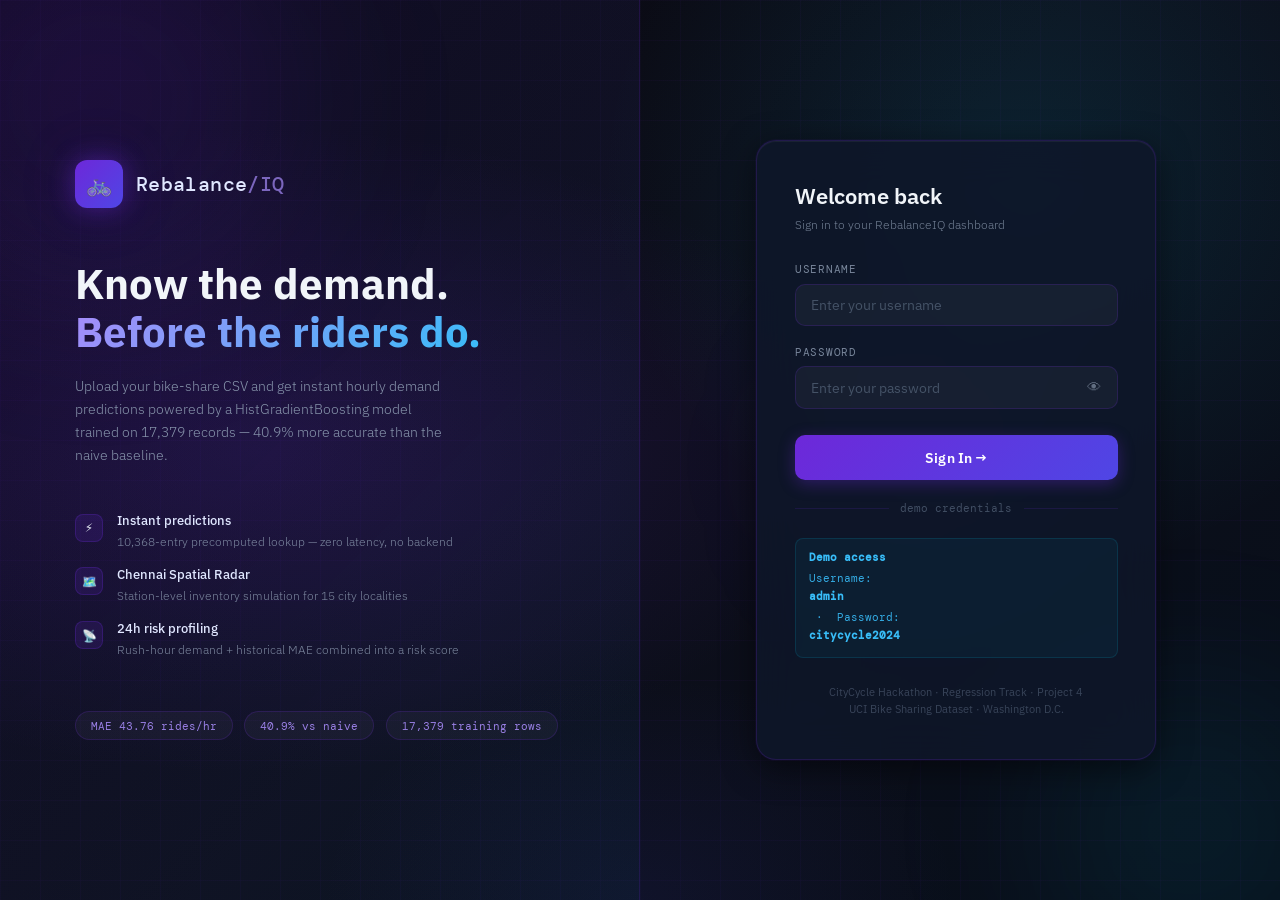
<file: public/login.html>
<!DOCTYPE html>
<html lang="en">
<head>
<meta charset="UTF-8" />
<meta name="viewport" content="width=device-width, initial-scale=1.0" />
<title>RebalanceIQ — Sign In</title>
<meta name="description" content="Sign in to RebalanceIQ — Bike-share demand forecasting dashboard." />
<link rel="preconnect" href="https://fonts.googleapis.com" />
<link rel="preconnect" href="https://fonts.gstatic.com" crossorigin />
<link href="https://fonts.googleapis.com/css2?family=DM+Mono:wght@300;400;500&family=IBM+Plex+Sans:wght@300;400;500;600;700&display=swap" rel="stylesheet" />
<style>
/* ── Reset ── */
*,*::before,*::after{box-sizing:border-box;margin:0;padding:0}
html{font-size:15px;height:100%}

body{
  font-family:'IBM Plex Sans',system-ui,sans-serif;
  min-height:100vh;
  display:flex;
  background:#07080f;
  color:#e2e8f0;
  overflow:hidden;
}

/* ── Animated background ── */
.bg-canvas{
  position:fixed;inset:0;z-index:0;
  background:radial-gradient(ellipse 80% 60% at 20% 50%, rgba(109,40,217,0.18) 0%, transparent 60%),
             radial-gradient(ellipse 60% 80% at 80% 20%, rgba(6,182,212,0.12) 0%, transparent 55%),
             radial-gradient(ellipse 50% 50% at 50% 100%, rgba(79,70,229,0.08) 0%, transparent 50%),
             linear-gradient(135deg,#07080f 0%,#0d0e1a 50%,#080f1a 100%);
  animation:bgPulse 8s ease-in-out infinite alternate;
}

@keyframes bgPulse{
  from{opacity:1}
  to{opacity:0.85}
}

/* Floating orbs */
.orb{
  position:fixed;border-radius:50%;filter:blur(80px);
  animation:float 12s ease-in-out infinite alternate;
  pointer-events:none;z-index:0;
}
.orb-1{width:400px;height:400px;background:rgba(109,40,217,0.12);top:-100px;left:-100px;animation-delay:0s}
.orb-2{width:300px;height:300px;background:rgba(6,182,212,0.08);bottom:-80px;right:-60px;animation-delay:3s}
.orb-3{width:200px;height:200px;background:rgba(79,70,229,0.1);top:40%;right:20%;animation-delay:6s}

@keyframes float{
  from{transform:translate(0,0) scale(1)}
  to{transform:translate(30px,20px) scale(1.05)}
}

/* Grid pattern overlay */
.grid-overlay{
  position:fixed;inset:0;z-index:0;
  background-image:
    linear-gradient(rgba(109,40,217,0.04) 1px, transparent 1px),
    linear-gradient(90deg, rgba(109,40,217,0.04) 1px, transparent 1px);
  background-size:40px 40px;
  pointer-events:none;
}

/* ── Layout ── */
.login-layout{
  position:relative;z-index:10;
  display:grid;
  grid-template-columns:1fr 1fr;
  min-height:100vh;
  width:100%;
  animation:fadeIn 0.6s ease both;
}

@keyframes fadeIn{
  from{opacity:0;transform:translateY(16px)}
  to{opacity:1;transform:translateY(0)}
}

/* ── Left panel ── */
.left-panel{
  display:flex;
  flex-direction:column;
  justify-content:center;
  padding:4rem 4rem 4rem 5rem;
  position:relative;
  overflow:hidden;
}

.left-panel::before{
  content:'';
  position:absolute;inset:0;
  background:linear-gradient(135deg,rgba(109,40,217,0.1) 0%,rgba(6,182,212,0.04) 100%);
  border-right:1px solid rgba(109,40,217,0.15);
}

.brand{
  display:flex;align-items:center;gap:0.85rem;
  margin-bottom:3.5rem;
  position:relative;
}

.brand-mark{
  width:48px;height:48px;
  background:linear-gradient(135deg,#6d28d9,#4f46e5);
  border-radius:12px;
  display:flex;align-items:center;justify-content:center;
  font-size:1.4rem;
  box-shadow:0 0 24px rgba(109,40,217,0.45),0 0 60px rgba(109,40,217,0.2);
  flex-shrink:0;
}

.brand-name{
  font-family:'DM Mono',monospace;
  font-size:1.35rem;
  font-weight:500;
  color:#e0e7ff;
  letter-spacing:0.02em;
}
.brand-name span{color:rgba(167,139,250,0.7)}

.left-headline{
  font-size:2.8rem;
  font-weight:700;
  line-height:1.15;
  color:#f1f5f9;
  margin-bottom:1.25rem;
  position:relative;
}

.left-headline em{
  font-style:normal;
  background:linear-gradient(135deg,#a78bfa,#38bdf8);
  -webkit-background-clip:text;
  -webkit-text-fill-color:transparent;
  background-clip:text;
}

.left-sub{
  font-size:0.9rem;
  color:rgba(148,163,184,0.9);
  line-height:1.7;
  font-weight:300;
  max-width:380px;
  margin-bottom:3rem;
  position:relative;
}

.features{
  display:flex;flex-direction:column;gap:1rem;
  position:relative;
}

.feature-item{
  display:flex;align-items:flex-start;gap:0.9rem;
}

.feature-icon{
  width:28px;height:28px;border-radius:8px;
  background:rgba(109,40,217,0.15);
  border:1px solid rgba(109,40,217,0.25);
  display:flex;align-items:center;justify-content:center;
  font-size:0.8rem;flex-shrink:0;
  margin-top:0.1rem;
}

.feature-text strong{
  display:block;font-size:0.87rem;font-weight:500;color:#e0e7ff;margin-bottom:0.15rem;
}
.feature-text span{
  font-size:0.78rem;color:rgba(148,163,184,0.8);font-weight:300;line-height:1.5;
}

/* Floating stat pills */
.stat-pills{
  display:flex;gap:0.75rem;margin-top:3.5rem;flex-wrap:wrap;
  position:relative;
}

.stat-pill{
  background:rgba(255,255,255,0.04);
  border:1px solid rgba(109,40,217,0.2);
  border-radius:20px;
  padding:0.45rem 1rem;
  font-family:'DM Mono',monospace;
  font-size:0.72rem;
  color:rgba(167,139,250,0.9);
}

/* ── Right panel (login card) ── */
.right-panel{
  display:flex;
  align-items:center;
  justify-content:center;
  padding:3rem 4rem 3rem 3.5rem;
  position:relative;
}

.login-card{
  width:100%;
  max-width:400px;
  background:rgba(15,23,42,0.85);
  border:1px solid rgba(109,40,217,0.2);
  border-radius:20px;
  padding:2.75rem 2.5rem;
  box-shadow:0 8px 32px rgba(0,0,0,0.5),0 0 0 1px rgba(109,40,217,0.08),inset 0 1px 0 rgba(255,255,255,0.05);
  backdrop-filter:blur(20px);
  animation:cardIn 0.7s cubic-bezier(.22,.6,.36,1) both;
}

@keyframes cardIn{
  from{opacity:0;transform:translateY(20px) scale(0.98)}
  to{opacity:1;transform:translateY(0) scale(1)}
}

.card-header{
  margin-bottom:2rem;
}

.card-title{
  font-size:1.45rem;
  font-weight:600;
  color:#f1f5f9;
  margin-bottom:0.4rem;
}

.card-sub{
  font-size:0.82rem;
  color:rgba(148,163,184,0.75);
  font-weight:300;
}

/* Form */
.form-group{
  margin-bottom:1.25rem;
}

.form-label{
  display:block;
  font-size:0.73rem;
  font-family:'DM Mono',monospace;
  letter-spacing:0.07em;
  text-transform:uppercase;
  color:rgba(148,163,184,0.8);
  margin-bottom:0.5rem;
}

.input-wrap{
  position:relative;
}

.form-input{
  width:100%;
  padding:0.75rem 1rem;
  background:rgba(255,255,255,0.04);
  border:1px solid rgba(109,40,217,0.2);
  border-radius:10px;
  color:#e2e8f0;
  font-family:'IBM Plex Sans',system-ui,sans-serif;
  font-size:0.9rem;
  outline:none;
  transition:border-color 0.18s,box-shadow 0.18s,background 0.18s;
}

.form-input:focus{
  border-color:rgba(109,40,217,0.6);
  background:rgba(109,40,217,0.06);
  box-shadow:0 0 0 3px rgba(109,40,217,0.12);
}

.form-input::placeholder{color:rgba(100,116,139,0.6)}

.pw-toggle{
  position:absolute;right:0.9rem;top:50%;transform:translateY(-50%);
  background:none;border:none;color:rgba(148,163,184,0.6);
  cursor:pointer;font-size:0.95rem;padding:0.25rem;
  transition:color 0.15s;
}
.pw-toggle:hover{color:#a78bfa}

/* Error */
.error-msg{
  display:none;
  background:rgba(239,68,68,0.1);
  border:1px solid rgba(239,68,68,0.25);
  border-radius:8px;
  padding:0.65rem 0.85rem;
  font-size:0.8rem;
  color:#fca5a5;
  margin-bottom:1.25rem;
}
.error-msg.show{display:block}

/* Submit button */
.submit-btn{
  width:100%;
  padding:0.85rem;
  background:linear-gradient(135deg,#6d28d9,#4f46e5);
  border:none;
  border-radius:10px;
  color:#fff;
  font-family:'IBM Plex Sans',system-ui,sans-serif;
  font-size:0.95rem;
  font-weight:600;
  cursor:pointer;
  letter-spacing:0.01em;
  position:relative;
  overflow:hidden;
  transition:transform 0.15s,box-shadow 0.15s;
  box-shadow:0 4px 16px rgba(109,40,217,0.35);
  margin-top:0.5rem;
}

.submit-btn::before{
  content:'';
  position:absolute;inset:0;
  background:linear-gradient(135deg,rgba(255,255,255,0.12),transparent);
  opacity:0;transition:opacity 0.15s;
}

.submit-btn:hover{
  transform:translateY(-1px);
  box-shadow:0 6px 24px rgba(109,40,217,0.5);
}
.submit-btn:hover::before{opacity:1}
.submit-btn:active{transform:translateY(0)}

.submit-btn.loading{pointer-events:none;opacity:0.8}

/* Divider */
.divider{
  display:flex;align-items:center;gap:0.75rem;
  margin:1.5rem 0;
}
.divider-line{flex:1;height:1px;background:rgba(109,40,217,0.15)}
.divider-text{font-size:0.7rem;color:rgba(100,116,139,0.6);font-family:'DM Mono',monospace}

/* Hint */
.cred-hint{
  background:rgba(6,182,212,0.06);
  border:1px solid rgba(6,182,212,0.15);
  border-radius:8px;
  padding:0.65rem 0.9rem;
  font-size:0.75rem;
  color:rgba(56,189,248,0.9);
  font-family:'DM Mono',monospace;
  line-height:1.6;
}
.cred-hint strong{display:block;margin-bottom:0.2rem;color:#38bdf8}

/* Footer note */
.card-footer-note{
  margin-top:1.75rem;
  text-align:center;
  font-size:0.7rem;
  color:rgba(100,116,139,0.5);
  line-height:1.6;
}

/* ── Responsive ── */
@media(max-width:860px){
  .login-layout{grid-template-columns:1fr}
  .left-panel{display:none}
  .right-panel{padding:2rem 1.5rem}
  .login-card{max-width:100%}
  body{overflow:auto}
}
</style>
</head>
<body>

<div class="bg-canvas"></div>
<div class="grid-overlay"></div>
<div class="orb orb-1"></div>
<div class="orb orb-2"></div>
<div class="orb orb-3"></div>

<div class="login-layout">

  <!-- LEFT BRANDING -->
  <div class="left-panel">
    <div class="brand">
      <div class="brand-mark">🚲</div>
      <div class="brand-name">Rebalance<span>/IQ</span></div>
    </div>

    <h1 class="left-headline">
      Know the demand.<br/>
      <em>Before the riders do.</em>
    </h1>

    <p class="left-sub">
      Upload your bike-share CSV and get instant hourly demand predictions
      powered by a HistGradientBoosting model trained on 17,379 records —
      40.9% more accurate than the naive baseline.
    </p>

    <div class="features">
      <div class="feature-item">
        <div class="feature-icon">⚡</div>
        <div class="feature-text">
          <strong>Instant predictions</strong>
          <span>10,368-entry precomputed lookup — zero latency, no backend</span>
        </div>
      </div>
      <div class="feature-item">
        <div class="feature-icon">🗺️</div>
        <div class="feature-text">
          <strong>Chennai Spatial Radar</strong>
          <span>Station-level inventory simulation for 15 city localities</span>
        </div>
      </div>
      <div class="feature-item">
        <div class="feature-icon">📡</div>
        <div class="feature-text">
          <strong>24h risk profiling</strong>
          <span>Rush-hour demand + historical MAE combined into a risk score</span>
        </div>
      </div>
    </div>

    <div class="stat-pills">
      <span class="stat-pill">MAE 43.76 rides/hr</span>
      <span class="stat-pill">40.9% vs naive</span>
      <span class="stat-pill">17,379 training rows</span>
    </div>
  </div>

  <!-- RIGHT LOGIN FORM -->
  <div class="right-panel">
    <div class="login-card">

      <div class="card-header">
        <div class="card-title">Welcome back</div>
        <div class="card-sub">Sign in to your RebalanceIQ dashboard</div>
      </div>

      <form id="login-form" onsubmit="handleLogin(event)">

        <div class="form-group">
          <label class="form-label" for="username">Username</label>
          <div class="input-wrap">
            <input class="form-input" type="text" id="username"
              placeholder="Enter your username" autocomplete="username" />
          </div>
        </div>

        <div class="form-group">
          <label class="form-label" for="password">Password</label>
          <div class="input-wrap">
            <input class="form-input" type="password" id="password"
              placeholder="Enter your password" autocomplete="current-password" />
            <button type="button" class="pw-toggle" id="pw-toggle"
              onclick="togglePw()" title="Show/hide password">👁</button>
          </div>
        </div>

        <div class="error-msg" id="error-msg">
          ⚠ Incorrect username or password. Please try again.
        </div>

        <button class="submit-btn" type="submit" id="submit-btn">
          Sign In →
        </button>
      </form>

      <div class="divider">
        <div class="divider-line"></div>
        <div class="divider-text">demo credentials</div>
        <div class="divider-line"></div>
      </div>

      <div class="cred-hint">
        <strong>Demo access</strong>
        Username: <strong>admin</strong> &nbsp;·&nbsp; Password: <strong>citycycle2024</strong>
      </div>

      <div class="card-footer-note">
        CityCycle Hackathon · Regression Track · Project 4<br/>
        UCI Bike Sharing Dataset · Washington D.C.
      </div>

    </div>
  </div>

</div>

<script src="js/auth.js"></script>
<script>
  // If already logged in, skip to dashboard
  if (sessionStorage.getItem('riq_auth')) {
    window.location.replace('index.html');
  }

  function handleLogin(e) {
    e.preventDefault();
    const user = document.getElementById('username').value;
    const pass = document.getElementById('password').value;
    const errEl = document.getElementById('error-msg');
    const btn   = document.getElementById('submit-btn');

    errEl.classList.remove('show');
    btn.textContent = 'Signing in…';
    btn.classList.add('loading');

    // Tiny delay for UX feel
    setTimeout(() => {
      const ok = doLogin(user, pass);
      if (!ok) {
        errEl.classList.add('show');
        btn.textContent = 'Sign In →';
        btn.classList.remove('loading');
        document.getElementById('password').value = '';
        document.getElementById('password').focus();
      }
    }, 350);
  }

  function togglePw() {
    const inp = document.getElementById('password');
    const btn = document.getElementById('pw-toggle');
    if (inp.type === 'password') {
      inp.type = 'text';
      btn.textContent = '🙈';
    } else {
      inp.type = 'password';
      btn.textContent = '👁';
    }
  }
</script>
</body>
</html>
</file>
